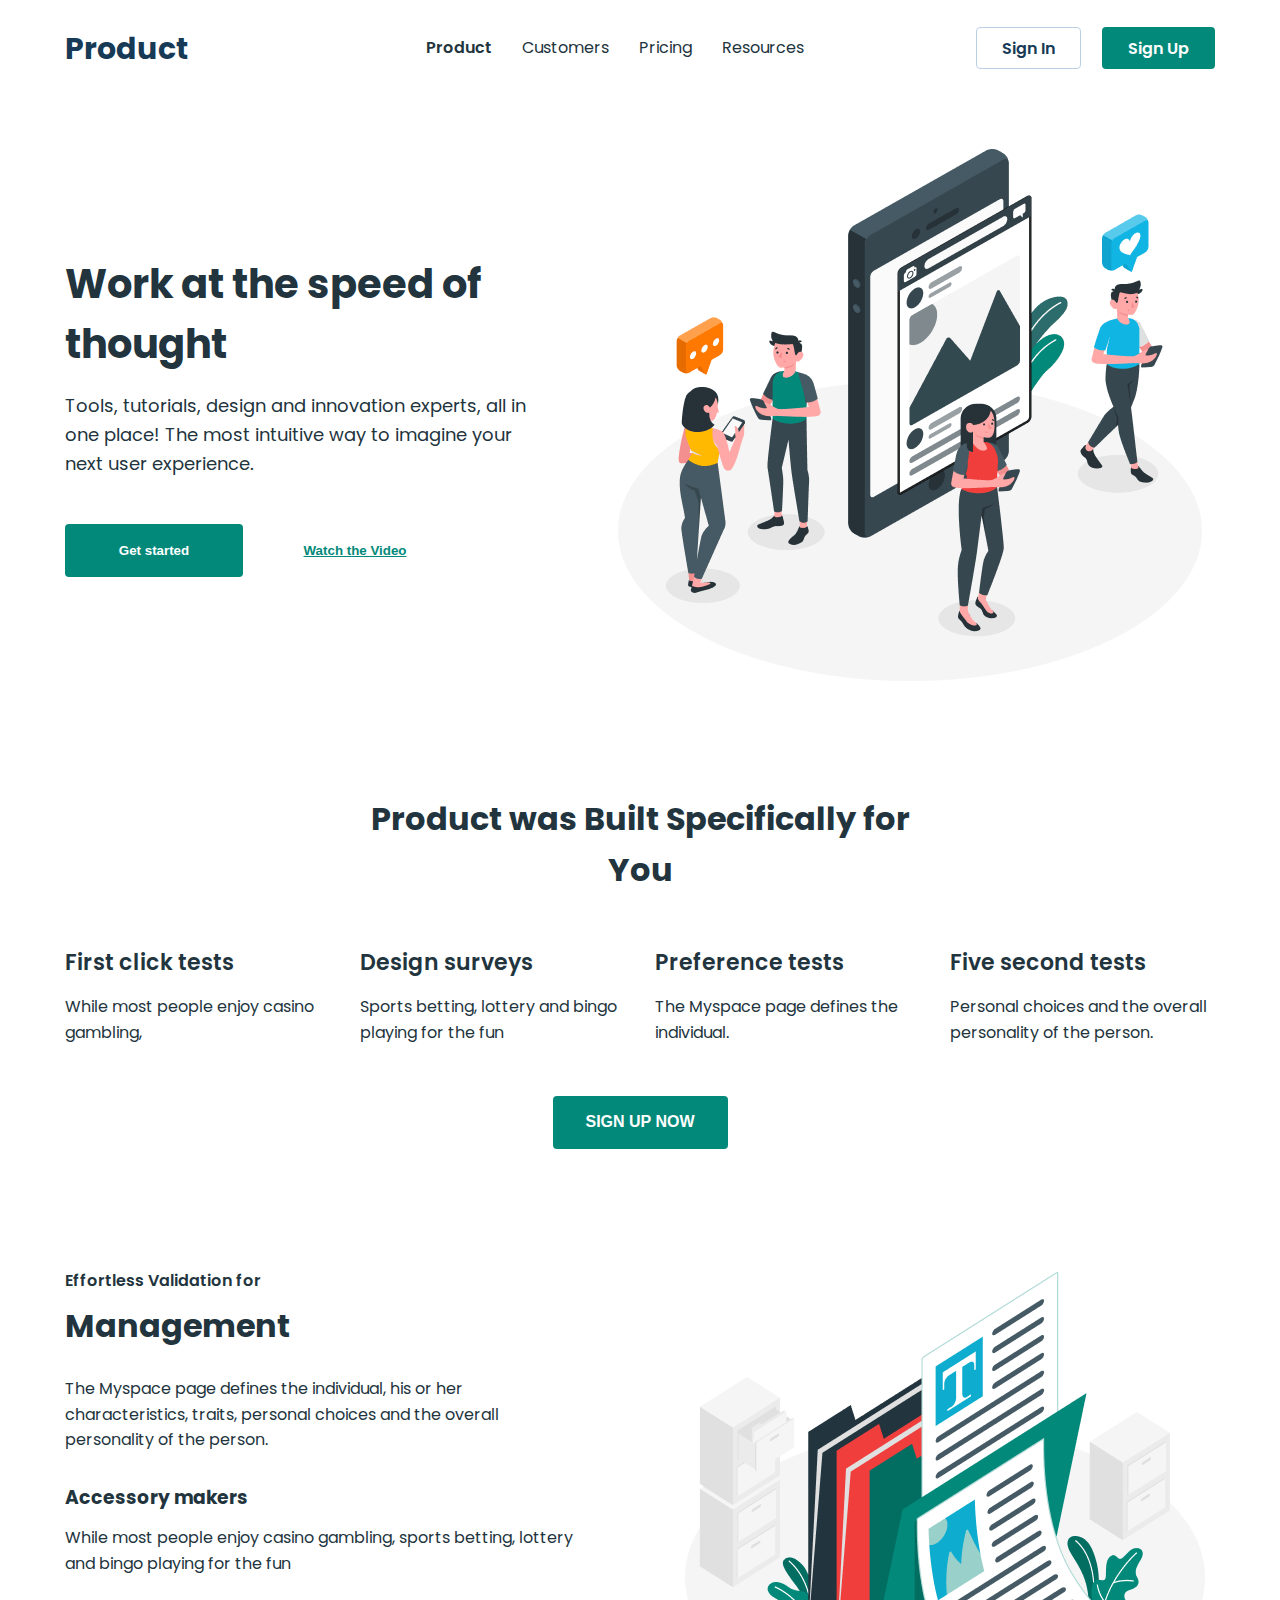
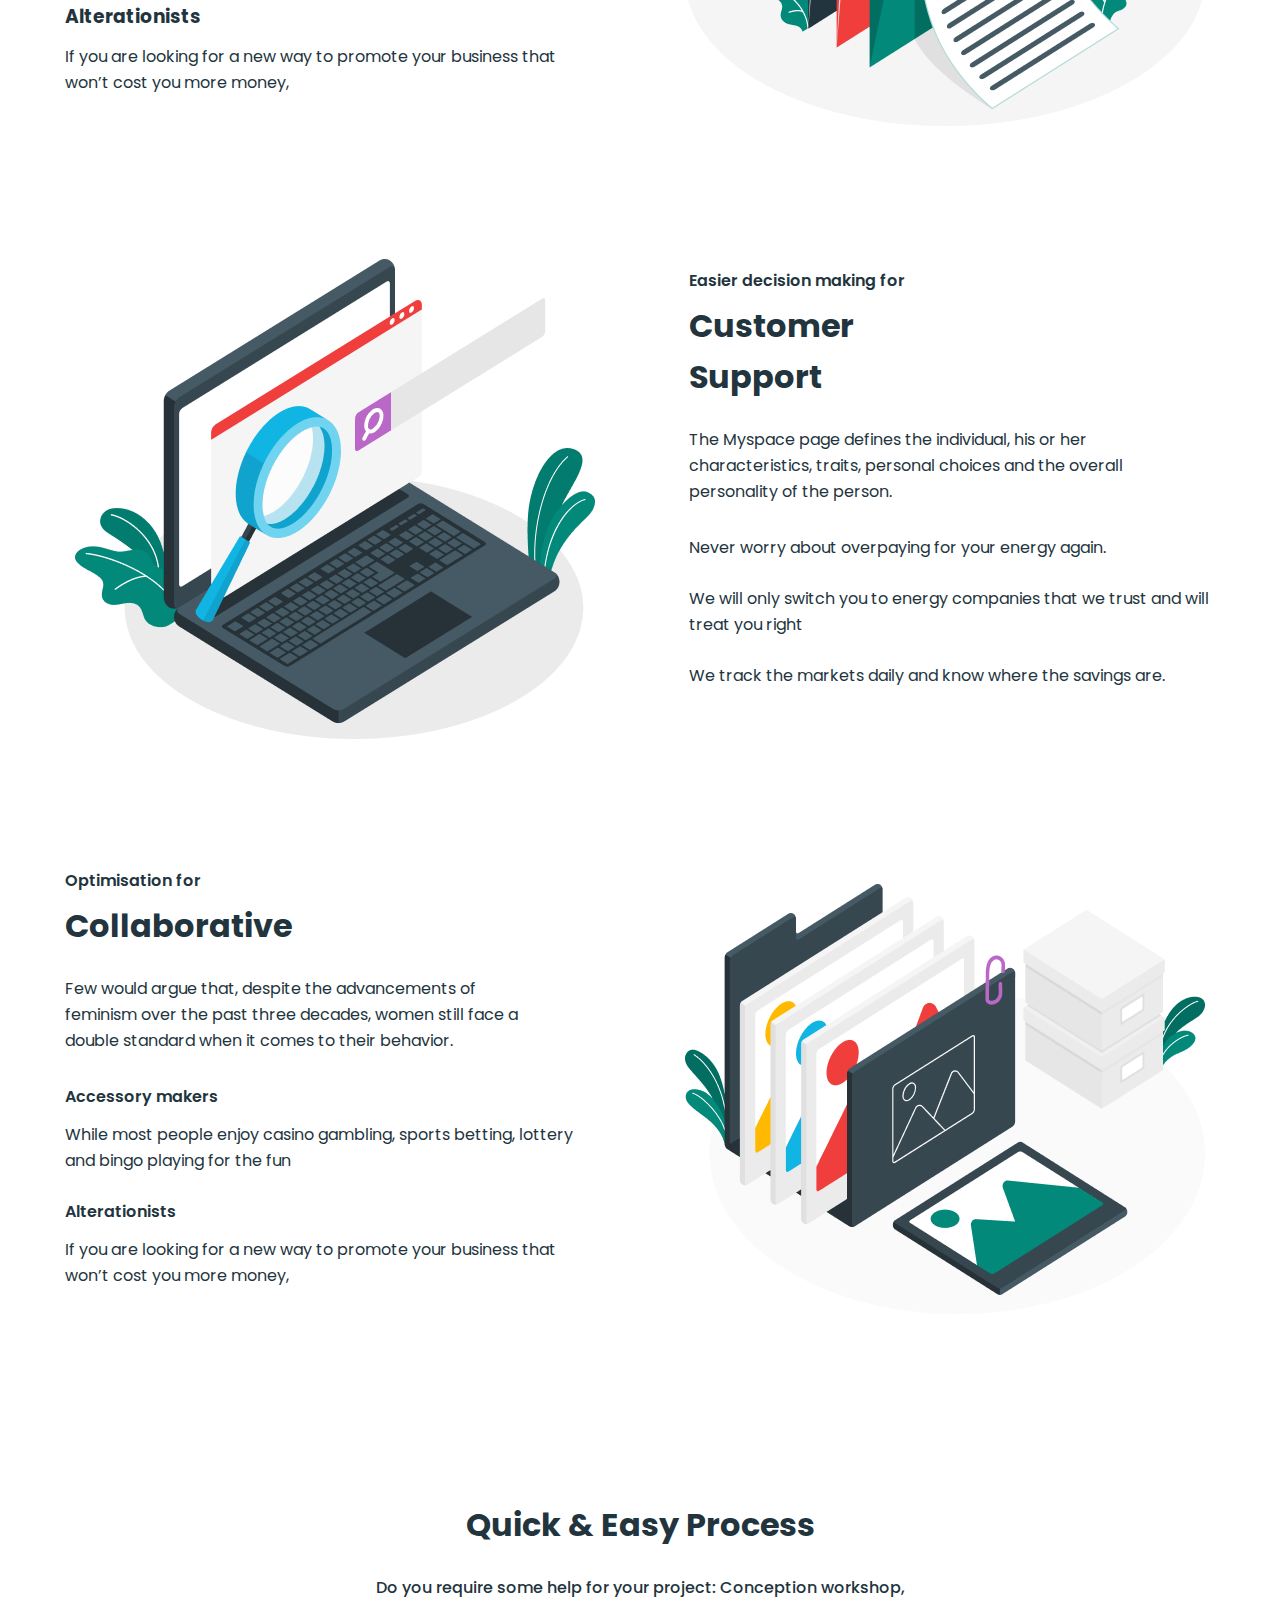
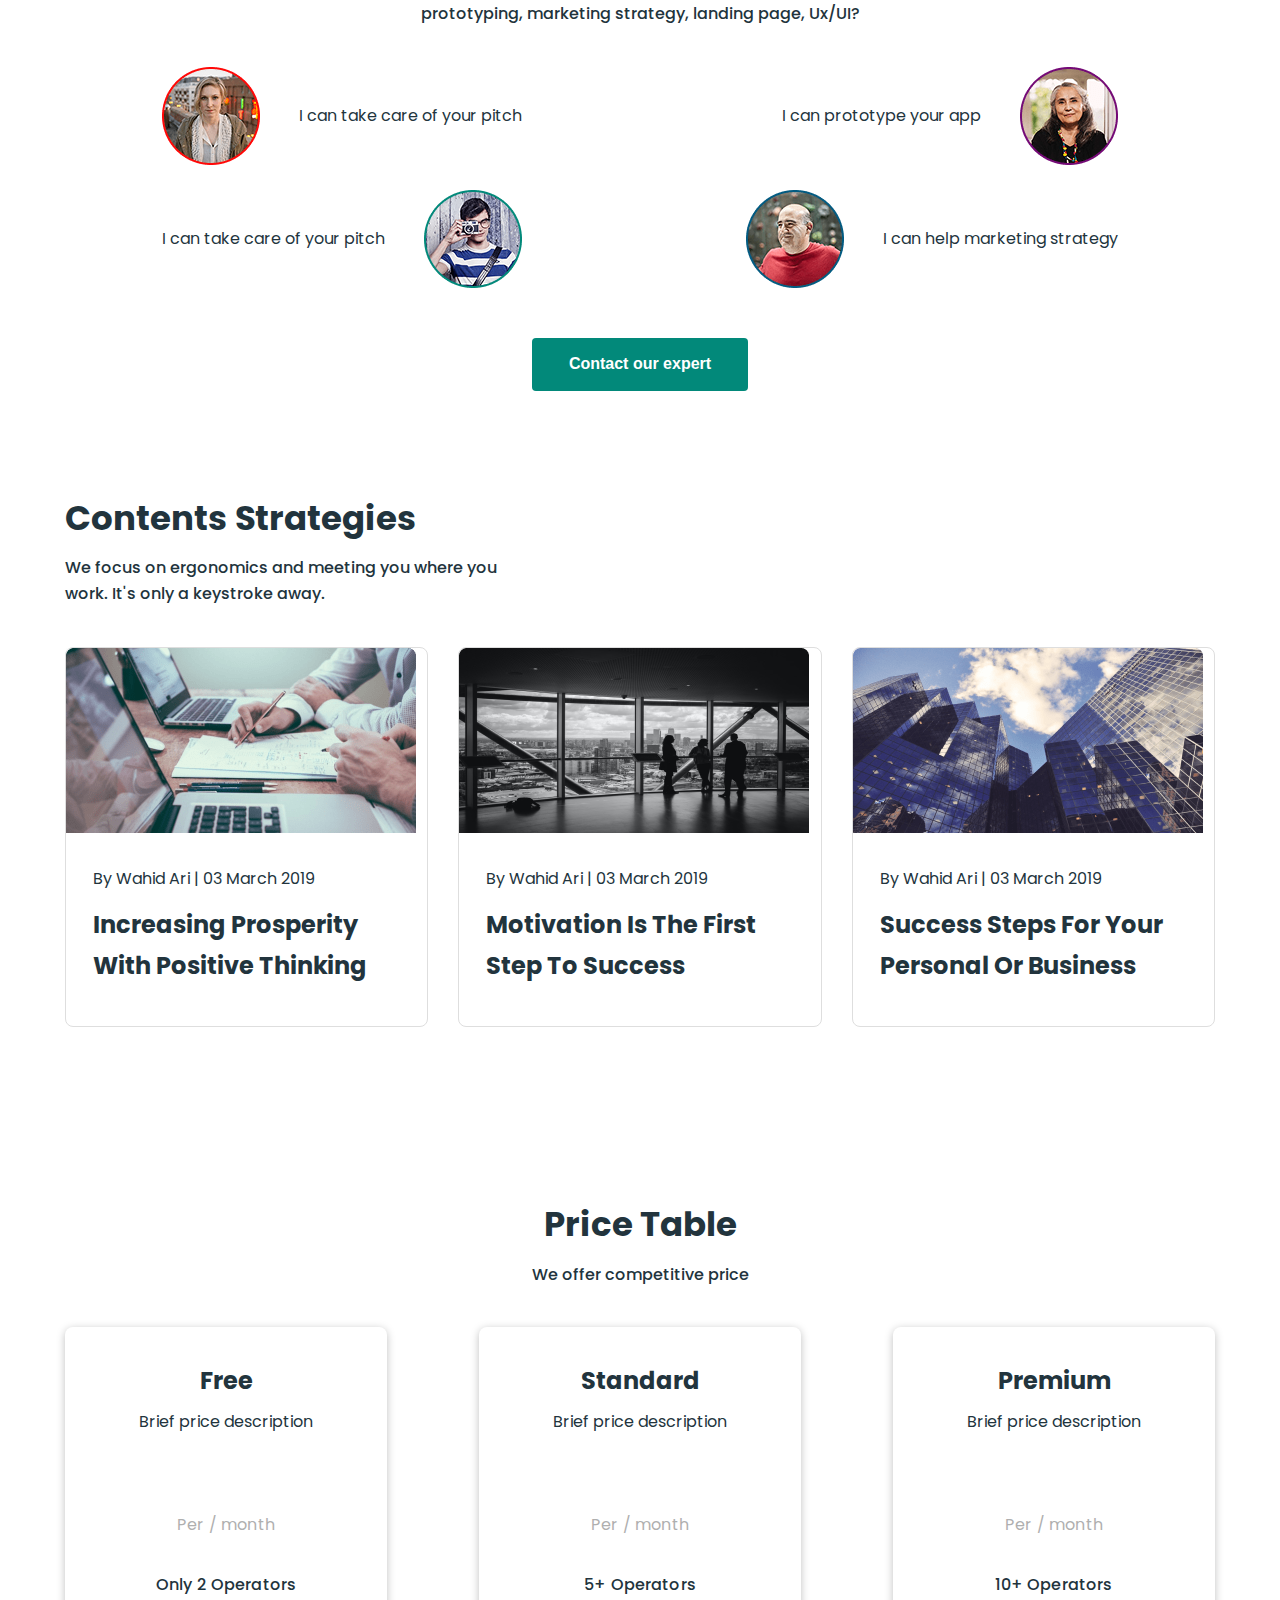
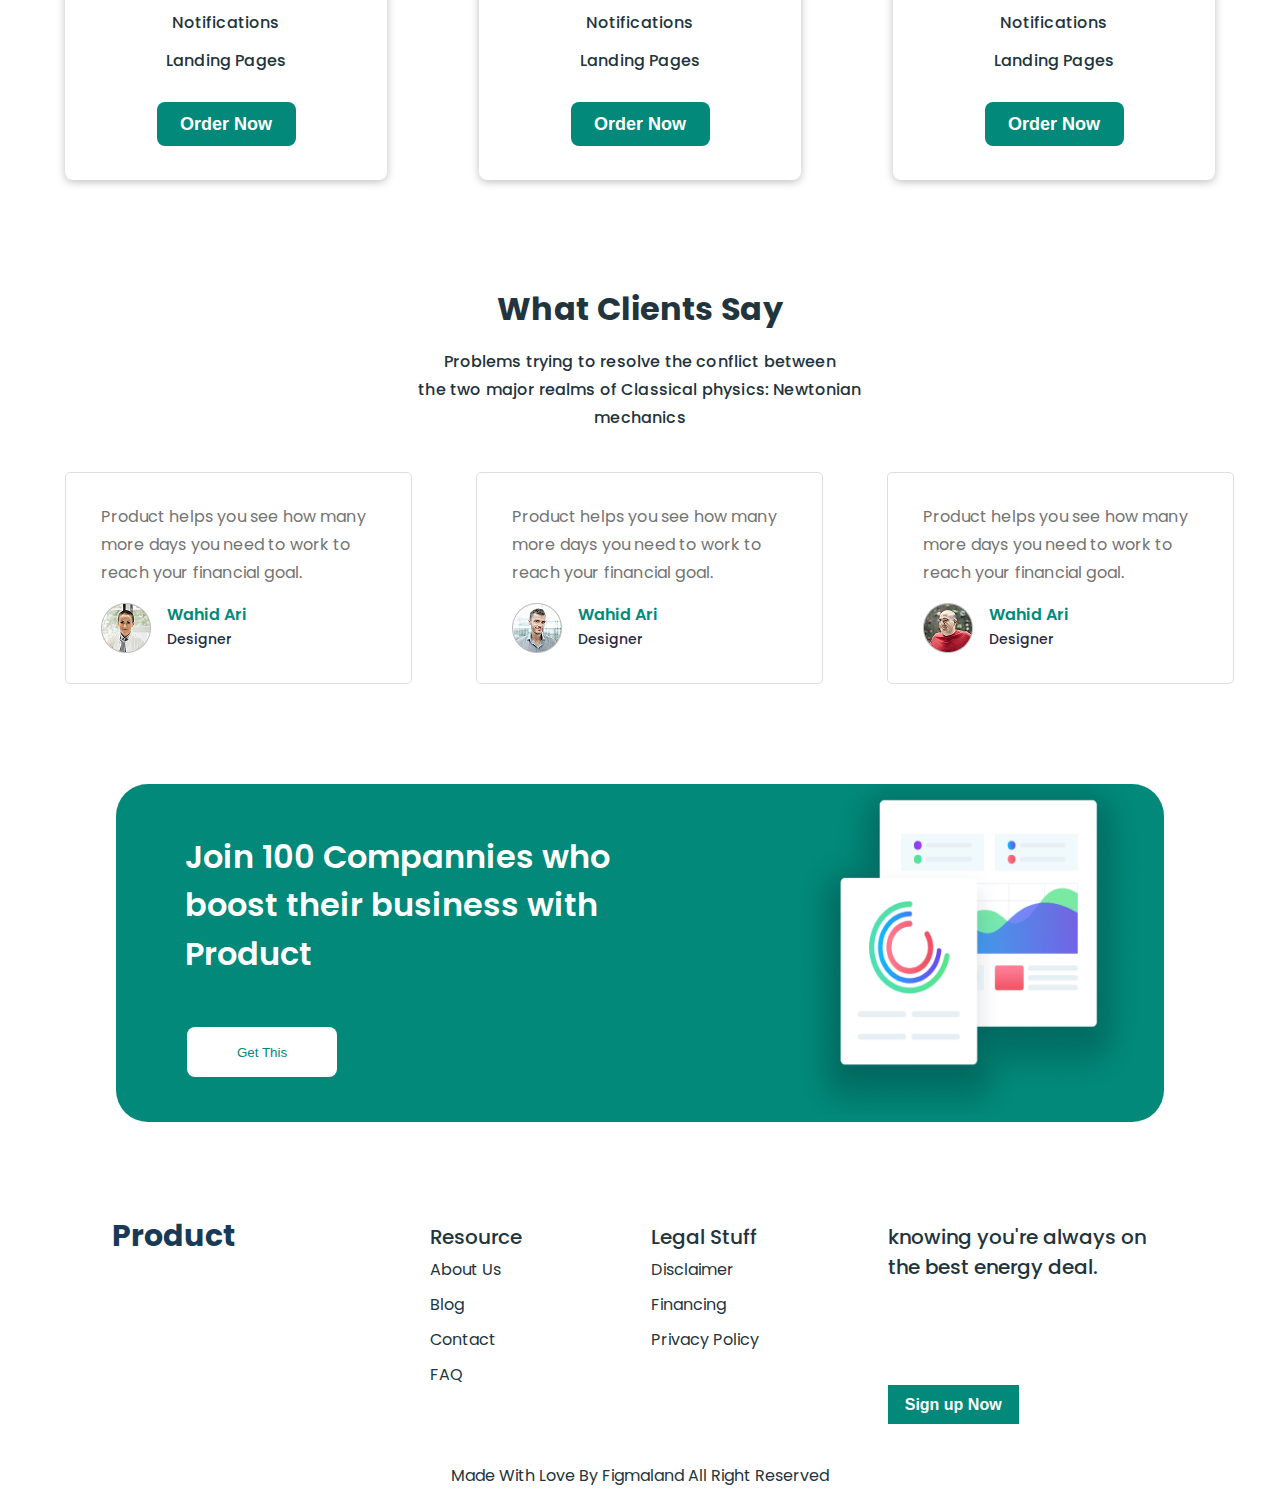
<file: index.html>
<!DOCTYPE html>
<html lang="en">
  <head>
    <meta charset="UTF-8" />
    <meta name="viewport" content="width=device-width, initial-scale=1.0" />
    <title>Businesso-promotion</title>
    <link rel="preconnect" href="https://fonts.googleapis.com" />
    <link rel="preconnect" href="https://fonts.gstatic.com" crossorigin />
    <link
      href="https://fonts.googleapis.com/css2?family=Poppins:wght@400;500;600;700;800&family=Montserrat:wght@400;500;600;700&display=swap"
      rel="stylesheet"
    />
    <link
      rel="stylesheet"
      href="https://cdnjs.cloudflare.com/ajax/libs/modern-normalize/3.0.1/modern-normalize.min.css"
      integrity="sha512-q6WgHqiHlKyOqslT/lgBgodhd03Wp4BEqKeW6nNtlOY4quzyG3VoQKFrieaCeSnuVseNKRGpGeDU3qPmabCANg=="
      crossorigin="anonymous"
      referrerpolicy="no-referrer"
    />
    <link rel="stylesheet" href="./css/style.css" />
  </head>
  <body>
    <header class="header">
      <div class="container header-container">
        <nav class="header-menu">
          <a class="header-logo" href="./index.html">Product</a>
          <ul class="header-menu-list">
            <li class="header-menu-item">
              <a class="header-menu-link current" href="./index.html"
                >Product</a
              >
            </li>
            <li class="header-menu-item">
              <a class="header-menu-link" href="./costumers.html">Customers</a>
            </li>
            <li class="header-menu-item">
              <a class="header-menu-link" href="./pricing.html">Pricing</a>
            </li>
            <li class="header-menu-item">
              <a class="header-menu-link" href="">Resources</a>
            </li>
          </ul>
        </nav>
        <ul class="header-btn-list">
          <li>
            <button class="header-btn header-sign-in" type="submit">
              Sign In
            </button>
          </li>
          <li>
            <button class="header-btn header-sign-up" type="submit">
              Sign Up
            </button>
          </li>
        </ul>
      </div>
    </header>
    <main>
      <!-- Hero section -->
      <section class="hero">
        <div class="container hero-container">
          <div class="hero-text-wrap">
            <h1 class="hero-title">Work at the speed of thought</h1>
            <p class="hero-text">
              Tools, tutorials, design and innovation experts, all in one place!
              The most intuitive way to imagine your next user experience.
            </p>
            <ul class="hero-btn-list">
              <li>
                <button class="hero-btn hero-btn-start" type="button">
                  Get started
                </button>
              </li>
              <li>
                <button class="hero-btn hero-btn-watch" type="button">
                  Watch the Video
                </button>
              </li>
            </ul>
          </div>
          <img src="./images/hero-img-min.png" alt="hero image" width="610" />
        </div>
      </section>
      <!-- Product -->
      <section class="product">
        <div class="container">
          <h2 class="product-title section-title">
            Product was Built Specifically for You
          </h2>
          <ul class="product-list">
            <li class="product-item">
              <h3 class="product-subtitle">First click tests</h3>
              <p class="product-text">
                While most people enjoy casino gambling,
              </p>
            </li>
            <li class="product-item">
              <h3 class="product-subtitle">Design surveys</h3>
              <p class="product-text">
                Sports betting, lottery and bingo playing for the fun
              </p>
            </li>
            <li class="product-item">
              <h3 class="product-subtitle">Preference tests</h3>
              <p class="product-text">
                The Myspace page defines the individual.
              </p>
            </li>
            <li class="product-item">
              <h3 class="product-subtitle">Five second tests</h3>
              <p class="product-text">
                Personal choices and the overall personality of the person.
              </p>
            </li>
          </ul>
          <button class="product-btn" type="button">SIGN UP NOW</button>
        </div>
      </section>
      <!-- Managment -->
      <section class="managment">
        <div class="container managment-container">
          <div class="manegment-text-wrap">
            <h2 class="managmant-title section-title">
              <span class="validation">Effortless Validation for</span>
              Management
            </h2>
            <p class="managment-myspace">
              The Myspace page defines the individual, his or her
              characteristics, traits, personal choices and the overall
              personality of the person.
            </p>
            <ul class="managment-list">
              <li class="managment-item">
                <h3 class="managment-subtitle">Accessory makers</h3>
                <p class="managment-text">
                  While most people enjoy casino gambling, sports betting,
                  lottery and bingo playing for the fun
                </p>
              </li>
              <li class="managment-item">
                <h3 class="managment-subtitle">Alterationists</h3>
                <p class="managment-text">
                  If you are looking for a new way to promote your business that
                  won’t cost you more money,
                </p>
              </li>
            </ul>
          </div>
          <img
            src="./images/management-img-min.png"
            alt="document"
            width="540"
            height="500"
          />
        </div>
      </section>
      <!-- Support -->
      <section class="support">
        <div class="container support-container">
          <img src="./images/support-img-min.png" alt="support" width="540" />
          <div class="support-text-wrap">
            <h2 class="support-title section-title">
              <span class="support-accent">Easier decision making for</span>
              Customer Support
            </h2>
            <p class="support-myspace">
              The Myspace page defines the individual, his or her
              characteristics, traits, personal choices and the overall
              personality of the person.
            </p>
            <ul class="support-list">
              <li class="support-item">
                <p class="support-text">
                  Never worry about overpaying for your energy again.
                </p>
              </li>
              <li class="support-item">
                <p class="support-text">
                  We will only switch you to energy companies that we trust and
                  will treat you right
                </p>
              </li>
              <li class="support-item">
                <p class="support-text">
                  We track the markets daily and know where the savings are.
                </p>
              </li>
            </ul>
          </div>
        </div>
      </section>
      <!-- Collaborative -->
      <section class="collaboration">
        <div class="container collaboration-container">
          <div class="collaboration-text-wrap">
            <h2 class="cllaboration-title section-title">
              <span class="collobotaion-accent">Optimisation for</span>
              Collaborative
            </h2>
            <p class="collaboration-behavior">
              Few would argue that, despite the advancements of feminism over
              the past three decades, women still face a double standard when it
              comes to their behavior.
            </p>
            <ul class="collaboration-list">
              <li class="collaboration-item">
                <h3 class="collaboration-subtitle">Accessory makers</h3>
                <p class="collaboration-text">
                  While most people enjoy casino gambling, sports betting,
                  lottery and bingo playing for the fun
                </p>
              </li>
              <li class="collaboration-item">
                <h3 class="collaboration-subtitle">Alterationists</h3>
                <p class="collaboration-text">
                  If you are looking for a new way to promote your business that
                  won’t cost you more money,
                </p>
              </li>
            </ul>
          </div>
          <img
            src="./images/collaboration-img-min.png"
            alt="collaboration"
            width="540"
            height="500"
          />
        </div>
      </section>
      <!-- Quick & Easy -->
      <section class="quick-easy">
        <div class="container quick-easy-container">
          <h2 class="quick-easy-title">Quick & Easy Process</h2>
          <p class="quck-easy-text">
            Do you require some help for your project: Conception workshop,
            prototyping, marketing strategy, landing page, Ux/UI?
          </p>
          <ul class="expert-list">
            <li class="expert-item">
              <img
                src="./images/avatar-min.png"
                alt="women"
                width="98"
                height="98"
              />
              <p class="expert-text">I can take care of your pitch</p>
            </li>
            <li class="expert-item reverse">
              <img
                src="./images/avatar-1-min.png"
                alt="women"
                width="98"
                height="98"
              />
              <p class="expert-text">I can prototype your app</p>
            </li>
            <li class="expert-item reverse">
              <img
                src="./images/avatar-2-min.png"
                alt="man"
                width="98"
                height="98"
              />
              <p class="expert-text">I can take care of your pitch</p>
            </li>
            <li class="expert-item">
              <img
                src="./images/avatar-3-min.png"
                alt="man"
                width="98"
                height="98"
              />
              <p class="expert-text">I can help marketing strategy</p>
            </li>
          </ul>
          <button class="expert-btn" type="button">Contact our expert</button>
        </div>
      </section>
      <!-- Contents Strategies -->
      <section class="strategies">
        <div class="container">
          <h2 class="strategies-title">Contents Strategies</h2>
          <p class="strategies-text">
            We focus on ergonomics and meeting you where you work. It's only a
            keystroke away.
          </p>
          <ul class="strategies-list">
            <li class="stategies-item">
              <a href="#" class="stategies-link">
                <img
                  src="./images/image-2-min.png"
                  alt="hands papers and notebook"
                  width="350"
                  height="185"
                />
                <div class="strategies-text-wrap">
                  <p class="strategies-link-text">
                    By Wahid Ari | 03 March 2019
                  </p>
                  <h3 class="stategies-link-title">
                    Increasing Prosperity With Positive Thinking
                  </h3>
                </div>
              </a>
            </li>
            <li class="stategies-item">
              <a href="#" class="stategies-link">
                <img
                  src="./images/image-1-min.png"
                  alt="people working"
                  width="350"
                  height="185"
                />
                <div class="strategies-text-wrap">
                  <p class="strategies-link-text">
                    By Wahid Ari | 03 March 2019
                  </p>
                  <h3 class="stategies-link-title">
                    Motivation Is The First Step To Success
                  </h3>
                </div>
              </a>
            </li>
            <li class="stategies-item">
              <a href="#" class="stategies-link">
                <img
                  src="./images/image-min.png"
                  alt="Glass towers"
                  width="350"
                  height="185"
                />
                <div class="strategies-text-wrap">
                  <p class="strategies-link-text">
                    By Wahid Ari | 03 March 2019
                  </p>
                  <h3 class="stategies-link-title">
                    Success Steps For Your Personal Or Business
                  </h3>
                </div>
              </a>
            </li>
          </ul>
        </div>
      </section>
      <!-- Price Table -->
      <section class="price-table">
        <div class="container">
          <h2 class="price-title">Price Table</h2>
          <p class="price-text">We offer competitive price</p>
          <ul class="price-card-list">
            <li class="price-card-item">
              <h3 class="price-card-title">Free</h3>
              <p class="price-card-text">Brief price description</p>
              <p class="price">Per / month</p>
              <ul class="includes-list">
                <li class="inkludes-item">
                  <p class="includes-text">Only 2 Operators</p>
                </li>
                <li class="inkludes-item">
                  <p class="includes-text">Notifications</p>
                </li>
                <li class="inkludes-item">
                  <p class="includes-text">Landing Pages</p>
                </li>
              </ul>
              <button class="price-btn" type="button">Order Now</button>
            </li>
            <li class="price-card-item">
              <h3 class="price-card-title">Standard</h3>
              <p class="price-card-text">Brief price description</p>
              <p class="price">Per / month</p>
              <ul class="includes-list">
                <li class="inkludes-item">
                  <p class="includes-text">5+ Operators</p>
                </li>
                <li class="inkludes-item">
                  <p class="includes-text">Notifications</p>
                </li>
                <li class="inkludes-item">
                  <p class="includes-text">Landing Pages</p>
                </li>
              </ul>
              <button class="price-btn" type="button">Order Now</button>
            </li>
            <li class="price-card-item">
              <h3 class="price-card-title">Premium</h3>
              <p class="price-card-text">Brief price description</p>
              <p class="price">Per / month</p>
              <ul class="includes-list">
                <li class="inkludes-item">
                  <p class="includes-text">10+ Operators</p>
                </li>
                <li class="inkludes-item">
                  <p class="includes-text">Notifications</p>
                </li>
                <li class="inkludes-item">
                  <p class="includes-text">Landing Pages</p>
                </li>
              </ul>
              <button class="price-btn" type="button">Order Now</button>
            </li>
          </ul>
        </div>
      </section>
      <!-- Reviews -->
      <section class="reviews">
        <div class="container">
          <h2 class="reviews-title">What Clients Say</h2>
          <p class="reviews-text">
            Problems trying to resolve the conflict between<br />
            the two major realms of Classical physics: Newtonian mechanics
          </p>
          <ul class="reviews-list">
            <li class="reviews-item">
              <p class="designer-text">
                Product helps you see how many more days you need to work to
                reach your financial goal.
              </p>
              <img
                src="./images/Ellipse 2-min.png"
                alt=""
                width="50"
                height="50"
              />
              <div class="desgner-container">
                <p class="designer">
                  <span class="accent">Wahid Ari </span>Designer
                </p>
              </div>
            </li>
            <li class="reviews-item">
              <p class="designer-text">
                Product helps you see how many more days you need to work to
                reach your financial goal.
              </p>
              <img
                src="./images/Ellipse 2-1-min.png"
                alt=""
                width="50"
                height="50"
              />
              <div class="desgner-container">
                <p class="designer">
                  <span class="accent">Wahid Ari </span>Designer
                </p>
              </div>
            </li>
            <li class="reviews-item">
              <p class="designer-text">
                Product helps you see how many more days you need to work to
                reach your financial goal.
              </p>
              <img
                src="./images/Ellipse 2-2-min.png"
                alt=""
                width="50"
                height="50"
              />
              <div class="desgner-container">
                <p class="designer">
                  <span class="accent">Wahid Ari </span>Designer
                </p>
              </div>
            </li>
          </ul>
        </div>
      </section>
      <!-- Get This -->
      <section class="get">
        <div class="container get-container">
          <div class="get-wrrap-container">
            <h2 class="get-title">
              Join 100 Compannies who boost their business with Product
            </h2>
            <button class="get-btn" type="button">Get This</button>
          </div>
          <div class="get-image-container">
            <img
              src="./images/graphics-min.png"
              alt=""
              width="351"
              height="331"
            />
          </div>
        </div>
      </section>
    </main>
    <footer class="page-footer">
      <div class="container">
        <div class="footer-text-wrapp">
          <a href="./index.html" class="footer-logo">Product</a>
          <ul class="footer-list">
            <li class="footer-item">
              <ul class="footer-nav-list">
                <li class="footer-nav-item">
                  <a href="" class="footer-nav-link-strong">Resource</a>
                </li>
                <li class="footer-nav-item">
                  <a href="" class="footer-nav-link">About Us</a>
                </li>
                <li class="footer-nav-item">
                  <a href="" class="footer-nav-link">Blog</a>
                </li>
                <li class="footer-nav-item">
                  <a href="" class="footer-nav-link">Contact</a>
                </li>
                <li class="footer-nav-item">
                  <a href="" class="footer-nav-link">FAQ</a>
                </li>
              </ul>
            </li>
            <li class="footer-item">
              <ul class="footer-nav-list">
                <li class="footer-nav-item">
                  <a href="" class="footer-nav-link-strong">Legal Stuff</a>
                </li>
                <li class="footer-nav-item">
                  <a href="" class="footer-nav-link">Disclaimer</a>
                </li>
                <li class="footer-nav-item">
                  <a href="" class="footer-nav-link">Financing</a>
                </li>
                <li class="footer-nav-item">
                  <a href="" class="footer-nav-link">Privacy Policy</a>
                </li>
              </ul>
            </li>
            <li class="footer-item">
              <p class="footer-nav-text">
                knowing you're always on the best energy deal.
              </p>
              <button class="footer-nav-buton" type="submit">
                Sign up Now
              </button>
            </li>
          </ul>
        </div>
        <p class="privace-polis">
          Made With Love By Figmaland All Right Reserved
        </p>
      </div>
    </footer>
  </body>
</html>
</file>
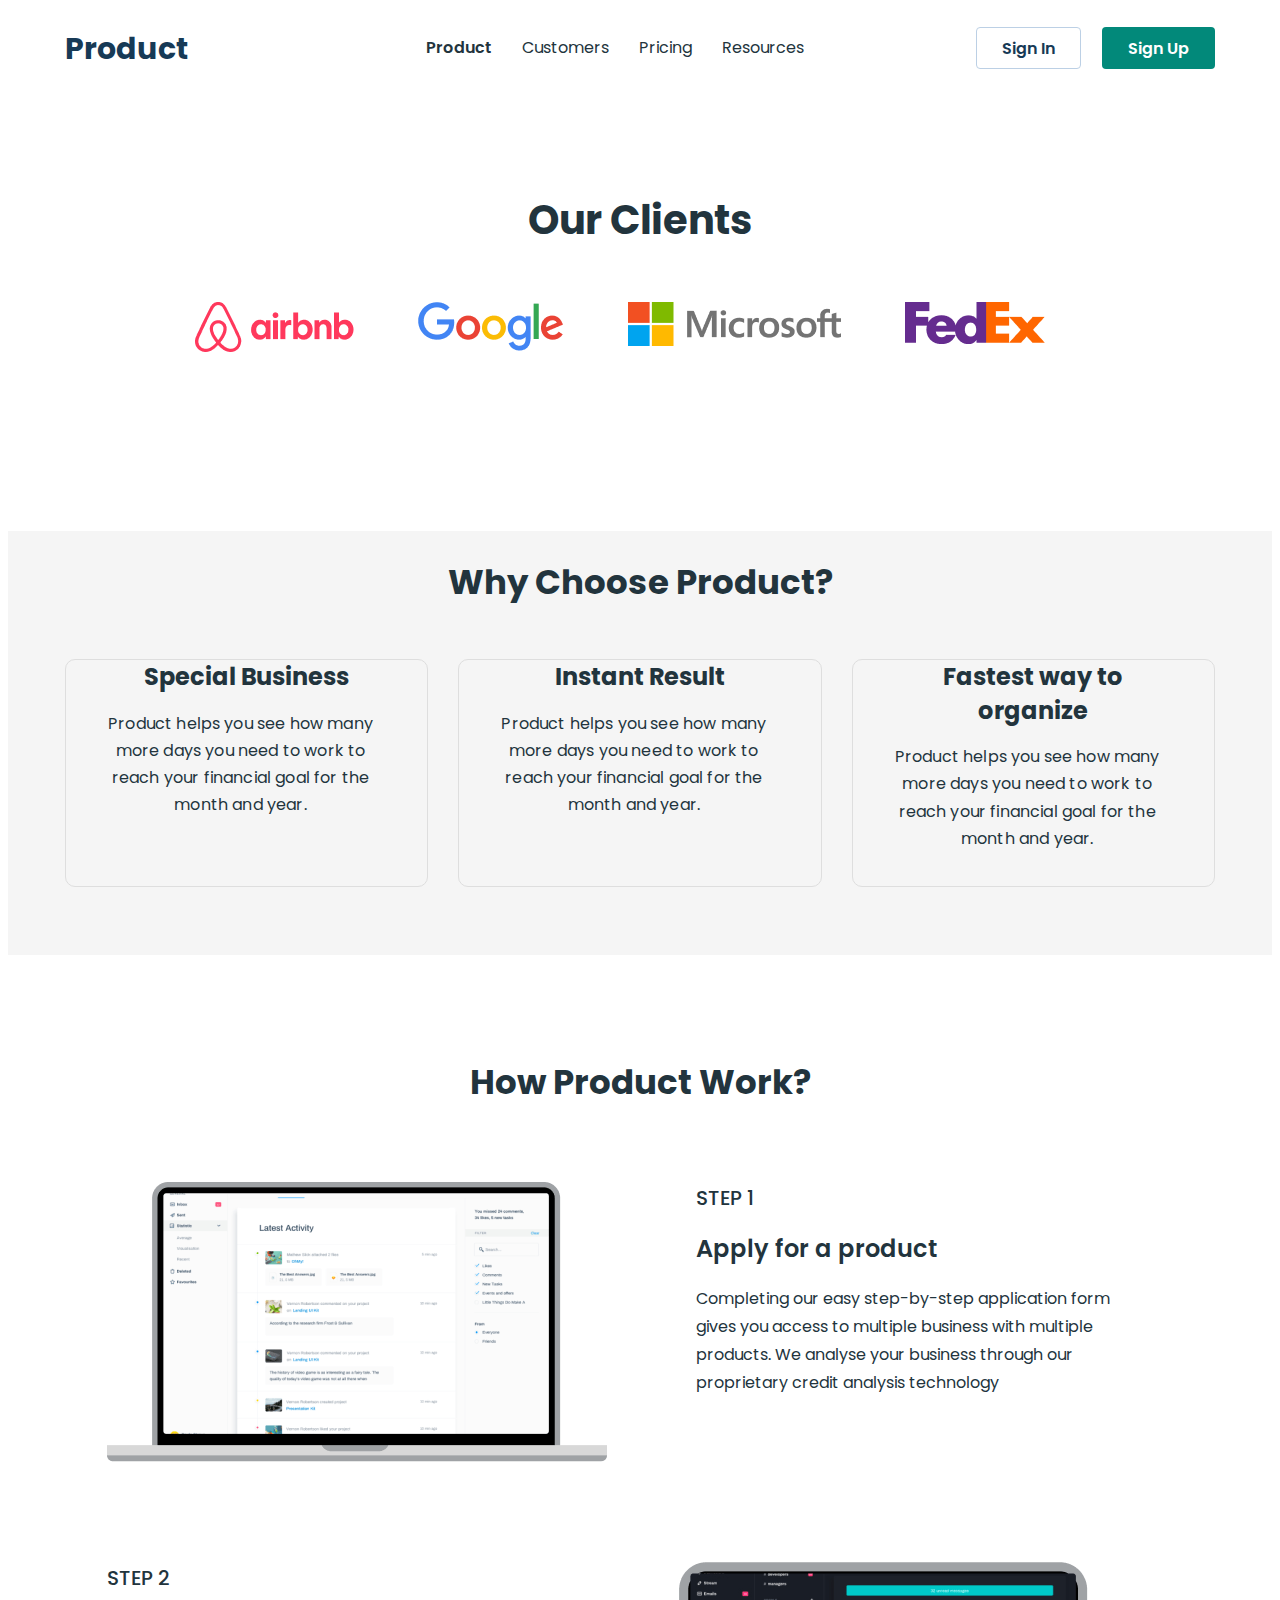
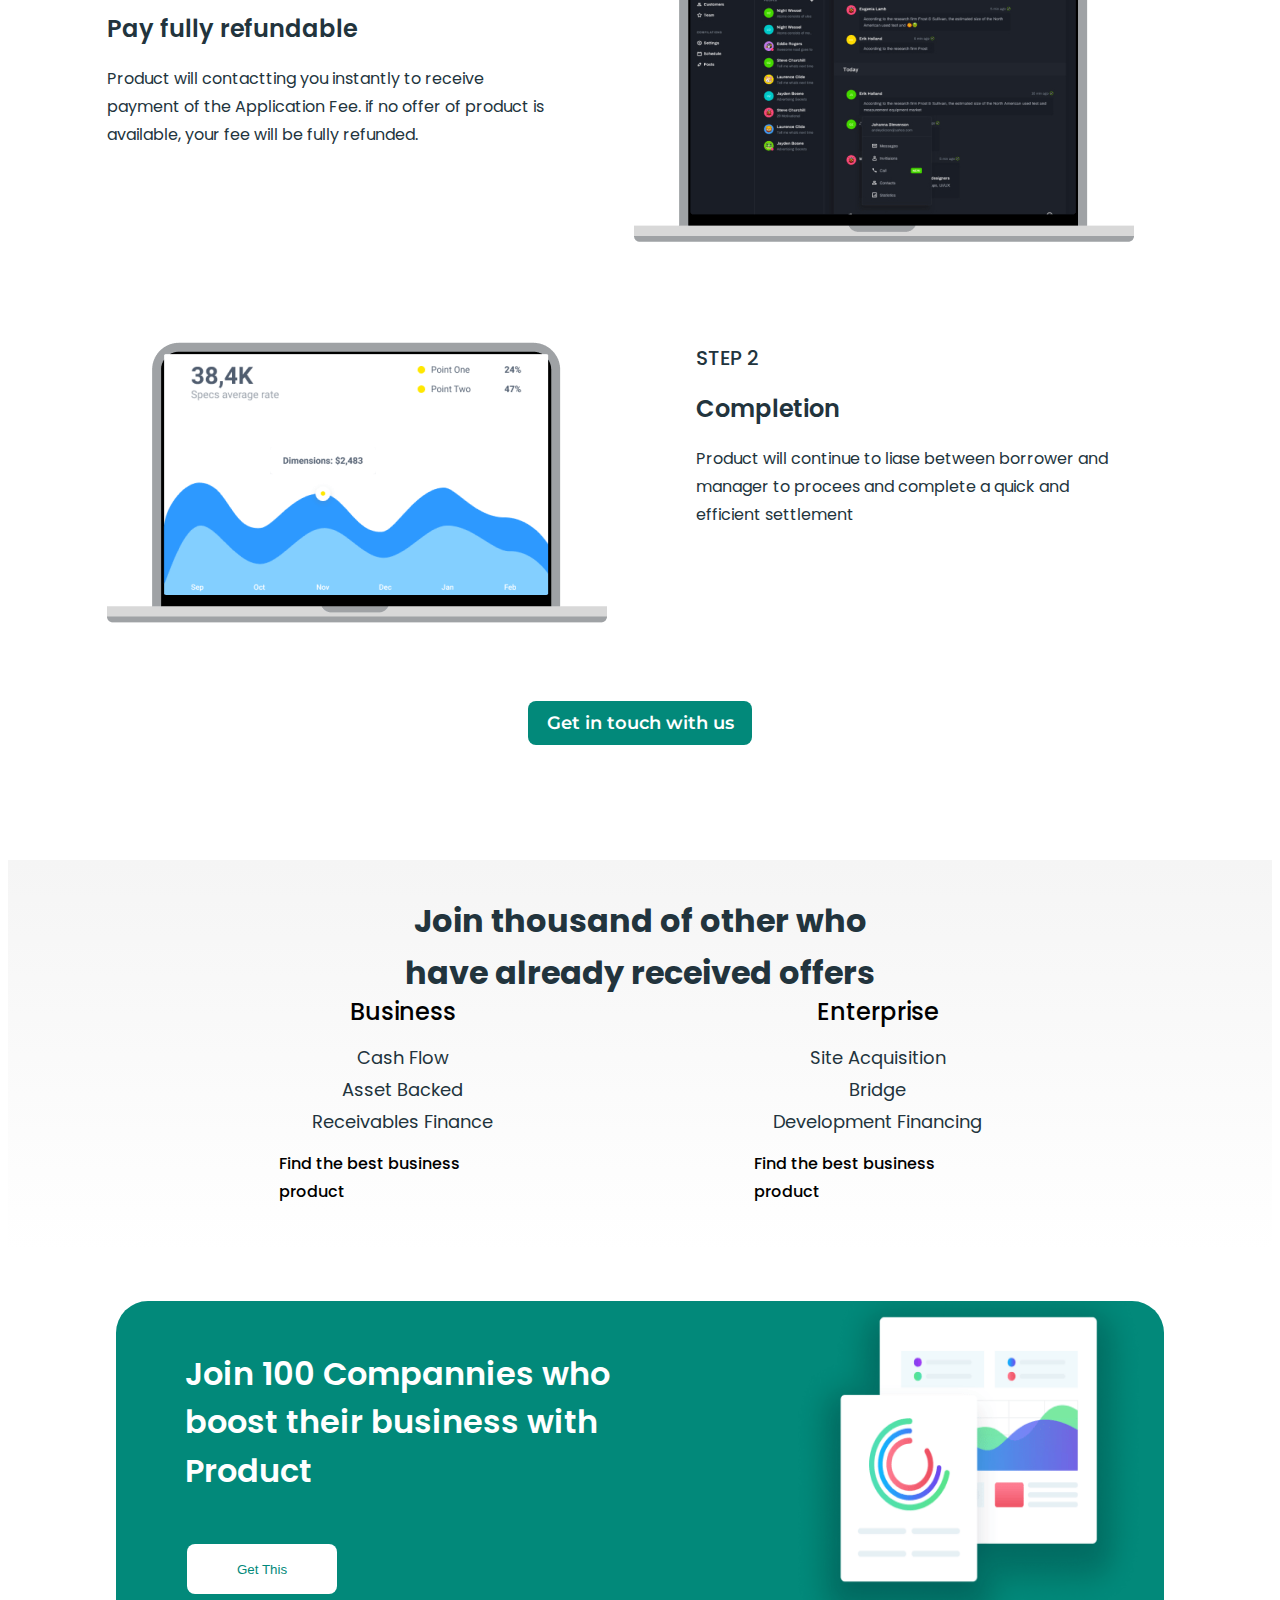
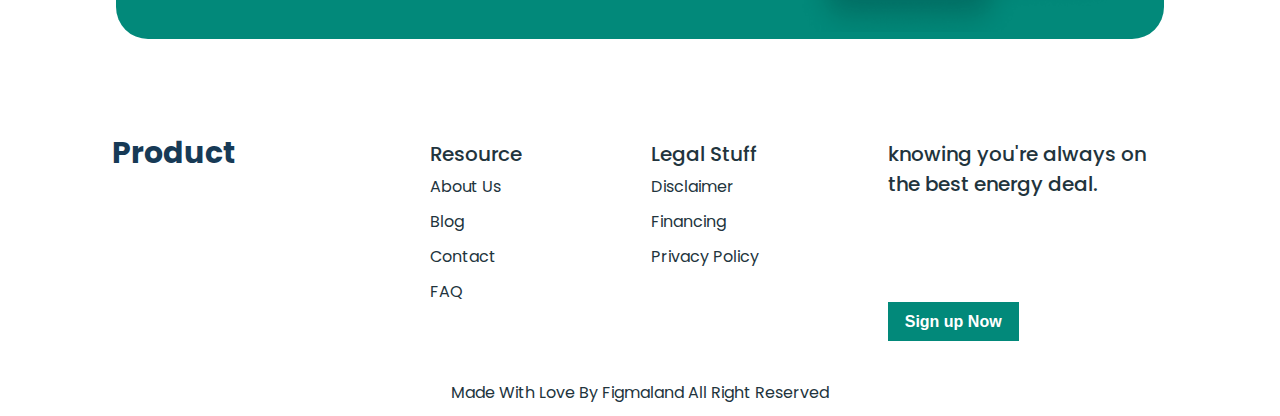
<file: costumers.html>
<!DOCTYPE html>
<html lang="en">
  <head>
    <meta charset="UTF-8" />
    <meta name="viewport" content="width=device-width, initial-scale=1.0" />
    <title>Businesso-promotion</title>
    <link rel="preconnect" href="https://fonts.googleapis.com" />
    <link rel="preconnect" href="https://fonts.gstatic.com" crossorigin />
    <link
      href="https://fonts.googleapis.com/css2?family=Montserrat:wght@400;500;600;700&family=Poppins:wght@400;500;600;700;800&display=swap"
      rel="stylesheet"
    />
    <link
      rel="stylesheet"
      href="https://cdnjs.cloudflare.com/ajax/libs/modern-normalize/3.0.1/modern-normalize.min.css"
      integrity="sha512-q6WgHqiHlKyOqslT/lgBgodhd03Wp4BEqKeW6nNtlOY4quzyG3VoQKFrieaCeSnuVseNKRGpGeDU3qPmabCANg=="
      crossorigin="anonymous"
      referrerpolicy="no-referrer"
    />
    <link rel="stylesheet" href="./css/style.css" />
  </head>
  <body>
    <header class="header">
      <div class="container header-container">
        <nav class="header-menu">
          <a class="header-logo" href="./index.html">Product</a>
          <ul class="header-menu-list">
            <li class="header-menu-item">
              <a class="header-menu-link current" href="">Product</a>
            </li>
            <li class="header-menu-item">
              <a class="header-menu-link" href="./costumers.html">Customers</a>
            </li>
            <li class="header-menu-item">
              <a class="header-menu-link" href="./pricing.html">Pricing</a>
            </li>
            <li class="header-menu-item">
              <a class="header-menu-link" href="">Resources</a>
            </li>
          </ul>
        </nav>
        <ul class="header-btn-list">
          <li>
            <button class="header-btn header-sign-in" type="submit">
              Sign In
            </button>
          </li>
          <li>
            <button class="header-btn header-sign-up" type="submit">
              Sign Up
            </button>
          </li>
        </ul>
      </div>
    </header>
    <main>
      <!-- Our Clients -->
      <section class="clients">
        <div class="container clients-container">
          <h1 class="clients-title">Our Clients</h1>
          <ul class="clients-list">
            <li class="clients-item">
              <a class="clients-link" href=""
                ><img src="./images/Airbnb Logo-min.png" alt="Airhub logo"
              /></a>
            </li>
            <li class="clients-item">
              <a class="clients-link" href=""
                ><img src="./images/Google Logo-min.png" alt="Google Logo"
              /></a>
            </li>
            <li class="clients-item">
              <a class="clients-link" href=""
                ><img
                  src="./images/Microsoft Logo-min.png"
                  alt="Microsoft Logo"
              /></a>
            </li>
            <li class="clients-item">
              <a class="clients-link" href=""
                ><img src="./images/FedEx Logo-min.png" alt="FedEx Logo"
              /></a>
            </li>
          </ul>
        </div>
      </section>
      <!-- Choose Product -->
      <section class="choose">
        <div class="container">
          <h2 class="choose-title">Why Choose Product?</h2>
          <ul class="choose-list">
            <li class="choose-item">
              <h3 class="choose-subtitle">Special Business</h3>
              <p class="choose-text">
                Product helps you see how many more days you need to work to
                reach your financial goal for the month and year.
              </p>
            </li>
            <li class="choose-item">
              <h3 class="choose-subtitle">Instant Result</h3>
              <p class="choose-text">
                Product helps you see how many more days you need to work to
                reach your financial goal for the month and year.
              </p>
            </li>
            <li class="choose-item">
              <h3 class="choose-subtitle">
                <span class="size">Fastest way to organize</span>
              </h3>
              <p class="choose-text">
                Product helps you see how many more days you need to work to
                reach your financial goal for the month and year.
              </p>
            </li>
          </ul>
        </div>
      </section>
      <!-- How product work? -->
      <section class="work">
        <div class="container work-container">
          <h2 class="work-title">How Product Work?</h2>
          <ul class="work-list">
            <li class="work-item">
              <img src="./images/mac1-min.png" alt="MacBook" />
              <div class="work-text-wrapp">
                <p class="steps">STEP 1</p>
                <h3 class="work-subtitle">Apply for a product</h3>
                <p class="work-text">
                  Completing our easy step-by-step application form gives you
                  access to multiple business with multiple products. We analyse
                  your business through our proprietary credit analysis
                  technology
                </p>
              </div>
            </li>
            <li class="work-item">
              <div class="work-text-wrapp">
                <p class="steps">STEP 2</p>
                <h3 class="work-subtitle">Pay fully refundable</h3>
                <p class="work-text">
                  Product will contactting you instantly to receive payment of
                  the Application Fee. if no offer of product is available, your
                  fee will be fully refunded.
                </p>
              </div>
              <img src="./images/mac2-min.png" alt="MacBoock" />
            </li>
            <li class="work-item">
              <img src="./images/mac3-min.png" alt="MackBoock" />
              <div class="work-text-wrapp">
                <p class="steps">STEP 2</p>
                <h3 class="work-subtitle">Completion</h3>
                <p class="work-text">
                  Product will continue to liase between borrower and manager to
                  procees and complete a quick and efficient settlement
                </p>
              </div>
            </li>
          </ul>
          <button class="work-btn" type="button">Get in touch with us</button>
        </div>
      </section>
      <!-- Join -->
      <section class="join">
        <div class="container join-container">
          <h2 class="join-title">
            Join thousand of other who have already received offers
          </h2>
          <ul class="group-list">
            <li class="group-item">
              <ul class="join-list">
                <li class="join-item">
                  <h3 class="join-subtitle">Business</h3>
                </li>
                <li class="join-item">
                  <p class="join-text">Cash Flow</p>
                </li>
                <li class="join-item">
                  <p class="join-text">Asset Backed</p>
                </li>
                <li class="join-item">
                  <p class="join-text">Receivables Finance</p>
                </li>
                <li class="join-item">
                  <p class="join-strong-text">Find the best business product</p>
                </li>
              </ul>
            </li>
            <li class="group-item">
              <ul class="join-list">
                <li class="join-item">
                  <h3 class="join-subtitle">Enterprise</h3>
                </li>
                <li class="join-item">
                  <p class="join-text">Site Acquisition</p>
                </li>
                <li class="join-item">
                  <p class="join-text">Bridge</p>
                </li>
                <li class="join-item">
                  <p class="join-text">Development Financing</p>
                </li>
                <li class="join-item">
                  <p class="join-strong-text">Find the best business product</p>
                </li>
              </ul>
            </li>
          </ul>
        </div>
      </section>
      <!-- Lst Section -->
      <section class="get">
        <div class="container get-container">
          <div class="get-wrrap-container">
            <h2 class="get-title">
              Join 100 Compannies who boost their business with Product
            </h2>
            <button class="get-btn" type="button">Get This</button>
          </div>
          <div class="get-image-container">
            <img
              src="./images/graphics-min.png"
              alt=""
              width="351"
              height="331"
            />
          </div>
        </div>
      </section>
    </main>
    <footer class="page-footer">
      <div class="container">
        <div class="footer-text-wrapp">
          <a href="./index.html" class="footer-logo">Product</a>
          <ul class="footer-list">
            <li class="footer-item">
              <ul class="footer-nav-list">
                <li class="footer-nav-item">
                  <a href="" class="footer-nav-link-strong">Resource</a>
                </li>
                <li class="footer-nav-item">
                  <a href="" class="footer-nav-link">About Us</a>
                </li>
                <li class="footer-nav-item">
                  <a href="" class="footer-nav-link">Blog</a>
                </li>
                <li class="footer-nav-item">
                  <a href="" class="footer-nav-link">Contact</a>
                </li>
                <li class="footer-nav-item">
                  <a href="" class="footer-nav-link">FAQ</a>
                </li>
              </ul>
            </li>
            <li class="footer-item">
              <ul class="footer-nav-list">
                <li class="footer-nav-item">
                  <a href="" class="footer-nav-link-strong">Legal Stuff</a>
                </li>
                <li class="footer-nav-item">
                  <a href="" class="footer-nav-link">Disclaimer</a>
                </li>
                <li class="footer-nav-item">
                  <a href="" class="footer-nav-link">Financing</a>
                </li>
                <li class="footer-nav-item">
                  <a href="" class="footer-nav-link">Privacy Policy</a>
                </li>
              </ul>
            </li>
            <li class="footer-item">
              <p class="footer-nav-text">
                knowing you're always on the best energy deal.
              </p>
              <button class="footer-nav-buton" type="submit">
                Sign up Now
              </button>
            </li>
          </ul>
        </div>
        <p class="privace-polis">
          Made With Love By Figmaland All Right Reserved
        </p>
      </div>
    </footer>
  </body>
</html>
</file>
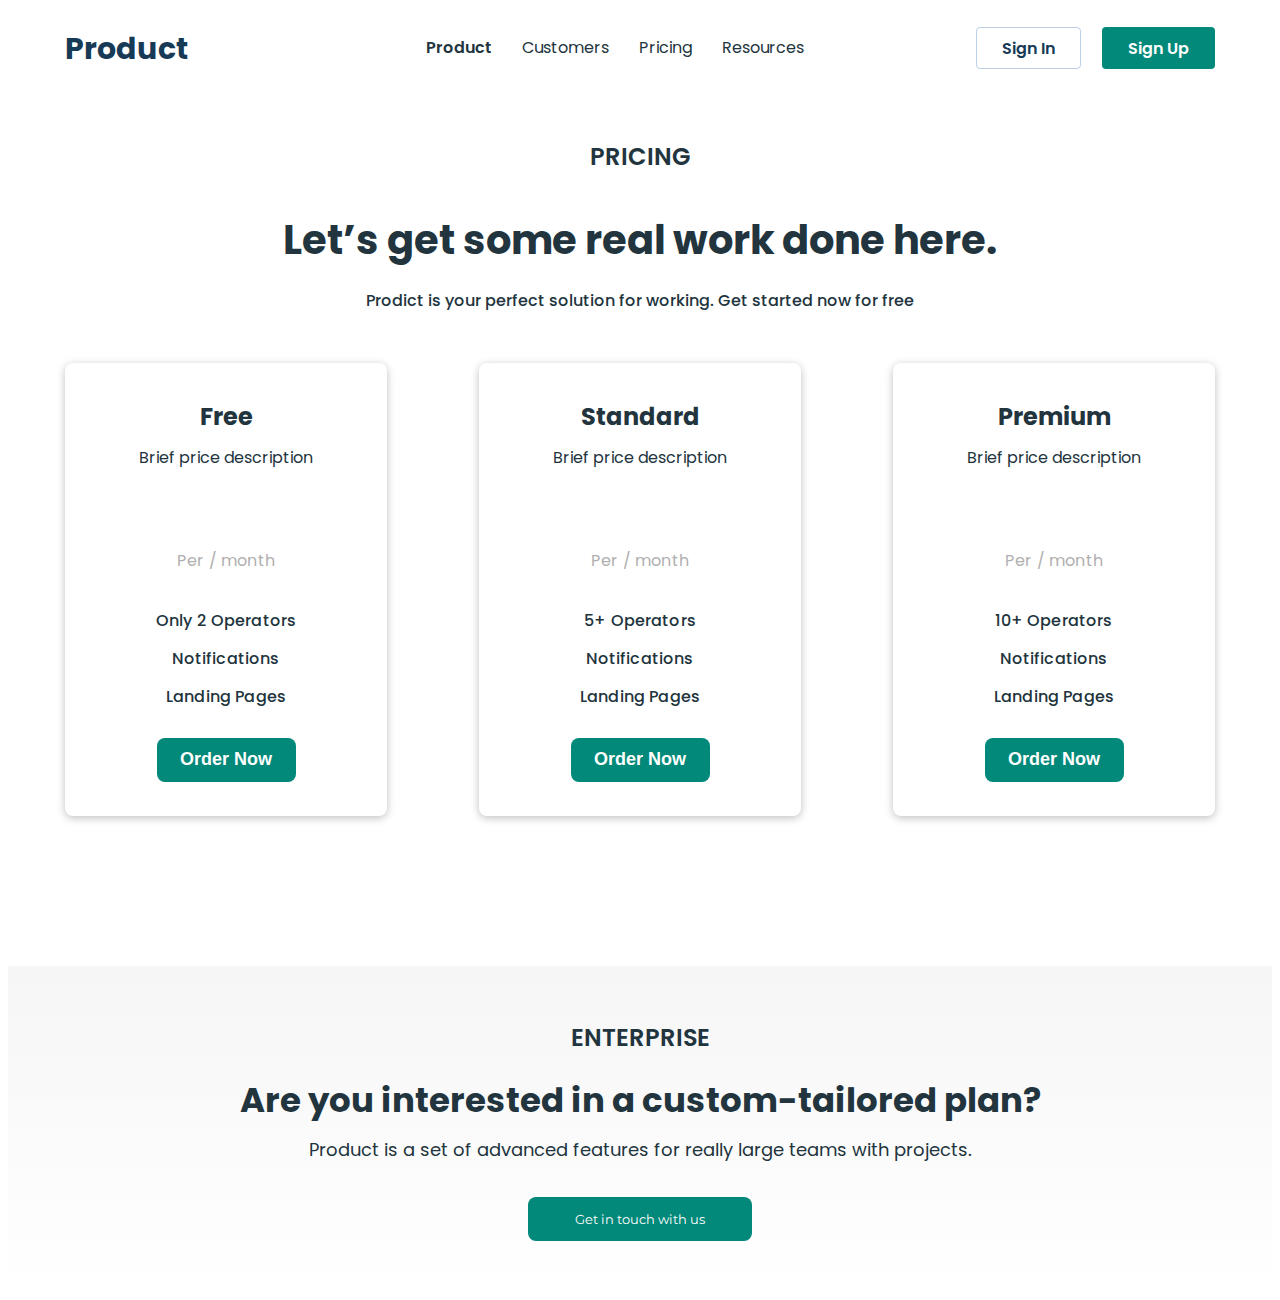
<file: pricing.html>
<!DOCTYPE html>
<html lang="en">
  <head>
    <meta charset="UTF-8" />
    <meta name="viewport" content="width=device-width, initial-scale=1.0" />
    <title>Businesso-promotion</title>
    <link rel="preconnect" href="https://fonts.googleapis.com" />
    <link rel="preconnect" href="https://fonts.gstatic.com" crossorigin />
    <link
      href="https://fonts.googleapis.com/css2?family=Montserrat:wght@400;500;600;700&family=Poppins:wght@400;500;600;700;800&display=swap"
      rel="stylesheet"
    />
    <link
      rel="stylesheet"
      href="https://cdnjs.cloudflare.com/ajax/libs/modern-normalize/3.0.1/modern-normalize.min.css"
      integrity="sha512-q6WgHqiHlKyOqslT/lgBgodhd03Wp4BEqKeW6nNtlOY4quzyG3VoQKFrieaCeSnuVseNKRGpGeDU3qPmabCANg=="
      crossorigin="anonymous"
      referrerpolicy="no-referrer"
    />
    <link rel="stylesheet" href="./css/style.css" />
  </head>
  <body>
    <header class="header">
      <div class="container header-container">
        <nav class="header-menu">
          <a class="header-logo" href="./index.html">Product</a>
          <ul class="header-menu-list">
            <li class="header-menu-item">
              <a class="header-menu-link current" href="">Product</a>
            </li>
            <li class="header-menu-item">
              <a class="header-menu-link" href="./costumers.html">Customers</a>
            </li>
            <li class="header-menu-item">
              <a class="header-menu-link" href="./pricing.html">Pricing</a>
            </li>
            <li class="header-menu-item">
              <a class="header-menu-link" href="">Resources</a>
            </li>
          </ul>
        </nav>
        <ul class="header-btn-list">
          <li>
            <button class="header-btn header-sign-in" type="submit">
              Sign In
            </button>
          </li>
          <li>
            <button class="header-btn header-sign-up" type="submit">
              Sign Up
            </button>
          </li>
        </ul>
      </div>
    </header>
    <main>
      <section class="hero-pricing">
        <div class="container">
          <h1 class="hero-pricing-title">PRICING</h1>
          <h2 class="hero-pricing-subtitle">
            Let’s get some real work done here.
          </h2>
          <p class="hero-pricing-text">
            Prodict is your perfect solution for working. Get started now for
            free
          </p>
          <ul class="price-card-list">
            <li class="price-card-item">
              <h3 class="price-card-title">Free</h3>
              <p class="price-card-text">Brief price description</p>
              <p class="price">Per / month</p>
              <ul class="includes-list">
                <li class="inkludes-item">
                  <p class="includes-text">Only 2 Operators</p>
                </li>
                <li class="inkludes-item">
                  <p class="includes-text">Notifications</p>
                </li>
                <li class="inkludes-item">
                  <p class="includes-text">Landing Pages</p>
                </li>
              </ul>
              <button class="price-btn" type="button">Order Now</button>
            </li>
            <li class="price-card-item">
              <h3 class="price-card-title">Standard</h3>
              <p class="price-card-text">Brief price description</p>
              <p class="price">Per / month</p>
              <ul class="includes-list">
                <li class="inkludes-item">
                  <p class="includes-text">5+ Operators</p>
                </li>
                <li class="inkludes-item">
                  <p class="includes-text">Notifications</p>
                </li>
                <li class="inkludes-item">
                  <p class="includes-text">Landing Pages</p>
                </li>
              </ul>
              <button class="price-btn" type="button">Order Now</button>
            </li>
            <li class="price-card-item">
              <h3 class="price-card-title">Premium</h3>
              <p class="price-card-text">Brief price description</p>
              <p class="price">Per / month</p>
              <ul class="includes-list">
                <li class="inkludes-item">
                  <p class="includes-text">10+ Operators</p>
                </li>
                <li class="inkludes-item">
                  <p class="includes-text">Notifications</p>
                </li>
                <li class="inkludes-item">
                  <p class="includes-text">Landing Pages</p>
                </li>
              </ul>
              <button class="price-btn" type="button">Order Now</button>
            </li>
          </ul>
        </div>
      </section>
      <section class="enterprise">
        <div class="container">
          <h2 class="eterprise-title">ENTERPRISE</h2>
          <h3 class="enterprise-subtitle">
            Are you interested in a custom-tailored plan?
          </h3>
          <p class="enterprise-text">
            Product is a set of advanced features for really large teams with
            projects.
          </p>
          <button class="enterprise-btn" type="button">
            Get in touch with us
          </button>
        </div>
      </section>
    </main>
  </body>
</html>
</file>
<file: css/style.css>
/*================= Cкидання стилів ======================== */
p,
h1,
h2,
h3,
h4,
h5,
h6 {
  margin: 0;
}

ul,
ol {
  list-style-type: none;
  padding: 0;
  margin: 0;
}

/*============= Глобальні стилі =================  */
body {
  font-family: "Poppins", sans-serif;
  font-size: 16px;
  color: #22343d;
  line-height: 1.6;
}

button {
  background-color: transparent;
  cursor: pointer;
}

a {
  text-decoration: none;
  color: inherit;
}

.container {
  max-width: 1150px;
  padding: 0 20px;
  margin: 0 auto;
}

/* ====================== Хедер ======================= */
.header {
}

.header-container {
  display: flex;
  align-items: center;
}

.header-menu {
  display: flex;
  align-items: center;
}

.header-logo {
  font-weight: 700;
  font-size: 30px;
  line-height: 0.9;
  color: #173a56;
  margin-right: 237px;
}

.header-menu-list {
  display: flex;
  gap: 30px;
  align-items: center;
}

.header-menu-item {
}

.header-menu-link {
  line-height: 1.75;
  padding-top: 26px;
  padding-bottom: 26px;
  display: block;
}

.current {
  font-weight: 600;
}

.header-btn-list {
  display: flex;
  margin-left: auto;
  gap: 21px;
}

.header-btn {
  font-weight: 600;
  text-align: center;
  color: #173a56;
  font-family: "Poppins", sans-serif;
  font-size: 16px;
}

.header-sign-in {
  min-width: 105px;
  height: 42px;
  border: 1px solid #bcd0e5;
  border-radius: 4px;
}

.header-sign-up {
  color: #fff;
  border-radius: 4px;
  min-width: 113px;
  height: 42px;
  border: none;
  background-color: #02897a;
}

/* ====================== Херо секція ======================= */
.hero {
  padding-top: 50px;
  padding-bottom: 50px;
}

.hero-container {
  display: flex;
  align-items: center;
  justify-content: space-between;
}

.hero-text-wrap {
  max-width: 465px;
}

.hero-title {
  font-weight: 700;
  font-size: 40px;
  line-height: 1.5;
  margin-bottom: 18px;
  /* font-family: "Poppins", sans-serif; */
}

.hero-text {
  font-size: 18px;
  line-height: 1.6;
  margin-bottom: 45px;
}

.hero-btn-list {
  display: flex;
  gap: 30px;
  align-items: center;
}

.hero-btn {
}

.hero-btn-start {
  min-width: 178px;
  height: 53px;
  color: #fff;
  background-color: #02897a;
  border: none;
  border-radius: 4px;
  font-weight: 700;
}

.hero-btn-watch {
  min-width: 164px;
  height: 23px;
  text-decoration: underline;
  color: #02897a;
  border: none;
  font-weight: 600;
}

/* ====================== Product ======================= */
.product {
  padding: 50px 0;
}

.product-title {
  font-weight: 700;
  font-size: 32px;
  text-align: center;
  color: #22343d;
  margin-bottom: 50px;
  width: 539px;
  margin-left: auto;
  margin-right: auto;
}

.product-list {
  display: flex;
  align-items: center;
  gap: 30px;
}

.product-item {
  width: calc((100% - 90px) / 4);
  margin-bottom: 50px;
}

.product-subtitle {
  font-weight: 600;
  font-size: 22px;
  margin-bottom: 13px;
}

.product-text {
  line-height: 1.625;
}

.product-btn {
  min-width: 175px;
  height: 53px;
  border: none;
  border-radius: 4px;
  color: #fff;
  font-weight: 700;
  font-size: 16px;
  background-color: #02897a;
  margin: 0 auto;
  display: block;
}

/* ====================== Managment ======================= */

.managment {
  padding-top: 50px;
  padding-bottom: 50px;
}

.managmant-title {
  font-weight: 700;
  font-size: 32px;
  width: 224px;
  margin-bottom: 25px;
}

.validation {
  font-weight: 600;
  font-size: 16px;
  width: 189px;
  margin-bottom: 8px;
  line-height: 1.625;
}

.managment-myspace {
  width: 442px;
  margin-bottom: 30px;
}

.managment-list {
  display: flex;
  flex-direction: column;
  gap: 25px;
}

.managment-item {
}

.managment-text {
  line-height: 1.625;
}

.managment-subtitle {
  margin-bottom: 12px;
}

.managment-container {
  display: flex;
  column-gap: 84px;
}

/* ====================== Support ======================= */
.support {
  padding-top: 50px;
  padding-bottom: 50px;
}

.support-container {
  display: flex;
  column-gap: 84px;
}
.support-title {
  font-weight: 700;
  font-size: 32px;
  width: 303.56px;
  margin-bottom: 25px;
}

.support-accent {
  font-weight: 600;
  font-size: 16px;
  width: 215.4px;
  margin-bottom: 8px;
}

.support-myspace {
  line-height: 1.625;
  margin-bottom: 30px;
  width: 437px;
}

.support-list {
  display: flex;
  flex-direction: column;
  row-gap: 25px;
}

.support-item {
  /* width: calc((100% - 50px) / 2); */
}

.support-text {
  line-height: 1.625;
}

.support-text-wrap {
  display: flex;
  flex-direction: column;
}

/* ====================== Collaboration ======================= */
.collaboration {
  padding-top: 50px;
  padding-bottom: 75px;
}

.collaboration-container {
  display: flex;
  column-gap: 84px;
}

.collaboration-text-wrap {
  display: flex;
  flex-direction: column;
}

.cllaboration-title {
  font-weight: 700;
  font-size: 32px;
  width: 226px;
  margin-bottom: 25px;
}

.collobotaion-accent {
  font-weight: 600;
  font-size: 16px;
  width: 133px;
  margin-bottom: 8px;
}

.collaboration-behavior {
  line-height: 1.625;
  margin-bottom: 30px;
  width: 461px;
}

.collaboration-list {
  display: flex;
  flex-direction: column;
  gap: 25px;
}

.collaboration-item {
}

.collaboration-subtitle {
  font-weight: 600;
  font-size: 16px;
  line-height: 1.625;
  margin-bottom: 12px;
}

.collaboration-text {
  font-size: 16px;
  line-height: 1.625;
}

/* ====================== Quick & Easy ======================= */
.quick-easy {
  padding-top: 75px;
  padding-bottom: 50px;
}

.quick-easy-container {
  max-width: 956px;
  padding: 0 20px;
}

.quick-easy-title {
  font-weight: 700;
  font-size: 32px;
  text-align: center;
  margin-bottom: 25px;
}

.quck-easy-text {
  font-weight: 500;
  font-size: 16px;
  line-height: 1.625;
  text-align: center;
  max-width: 542px;
  margin: 0 auto;
  margin-bottom: 40px;
}

.expert-list {
  display: flex;
  align-items: center;
  justify-content: space-between;
  flex-wrap: wrap;
  gap: 25px;
}

.expert-item {
  display: flex;
  align-items: center;
  gap: 39px;
}

.reverse {
  flex-direction: row-reverse;
}

.expert-text {
  align-items: center;
}

.expert-btn {
  margin: 0 auto;
  min-width: 216px;
  height: 53px;
  background-color: #02897a;
  color: #fff;
  font-weight: 700;
  font-size: 16px;
  border: none;
  border-radius: 4px;
  margin-top: 50px;
  display: block;
}

/* ====================== Contents Strategies ======================= */
.strategies {
  padding-top: 50px;
  padding-bottom: 85px;
}

.strategies-title {
  font-weight: 700;
  font-size: 34px;
  margin-bottom: 10px;
}

.strategies-text {
  font-weight: 500;
  font-size: 16px;
  line-height: 1.625;
  margin-right: auto;
  max-width: 434px;
  margin-bottom: 40px;
}

.strategies-list {
  display: flex;
  gap: 30px;
}

.stategies-item {
  width: calc((100% - 60px) / 3);
  border: 1px solid #dedede;
  border-radius: 8px;
}

.stategies-link {
}

.strategies-link-text {
  margin-bottom: 12px;
  font-weight: 400;
  font-size: 16px;
  line-height: 1.75;
}

.strategies-text-wrap {
  padding: 24px 27px 40px 27px;
}

.stategies-link-title {
  font-weight: 700;
  font-size: 24px;
  line-height: 1.7;
  max-width: 296px;
}

.stategies-link-title:hover {
  color: #02897a;
}

/* ====================== Price Table ======================= */
.price-table {
  padding-top: 85px;
  padding-bottom: 50px;
}

.price-title {
  font-weight: 700;
  font-size: 34px;
  margin-bottom: 10px;
  text-align: center;
}

.price-text {
  font-weight: 500;
  font-size: 16px;
  margin-bottom: 40px;
  text-align: center;
}

.price-card-list {
  display: flex;
  align-items: center;
  justify-content: space-between;
  gap: 72px;
}
.price-card-item {
  align-items: center;
  justify-content: center;
  padding-top: 34px;
  padding-bottom: 34px;
  width: 322px;
  box-shadow: 0 2px 8px 0 rgba(0, 0, 0, 0.25);
  border-radius: 8px;
}

.price-card-title {
  font-weight: 700;
  font-size: 24px;
  line-height: 1.7;
  text-align: center;
}

.price-card-text {
  font-weight: 400;
  font-size: 16px;
  line-height: 2.5;
  margin-bottom: 73px;
  text-align: center;
}

.price {
  font-weight: 400;
  font-size: 16px;
  line-height: 1.2;
  letter-spacing: 0.01em;
  color: #afafaf;
  text-align: center;
  margin-bottom: 40px;
}

.includes-list {
  display: flex;
  flex-direction: column;
  align-items: center;
  gap: 16px;
}

.inkludes-item {
}

.includes-text {
  font-weight: 500;
  font-size: 16px;
  line-height: 1.375;
  letter-spacing: 0.01em;
}

.price-btn {
  display: block;
  border-radius: 8px;
  width: 139px;
  height: 44px;
  margin: 0 auto;
  margin-top: 30px;
  border: none;
  background-color: #02897a;
  color: #fff;
  font-weight: 600;
  font-size: 18px;
}

/* ====================== Reviews ======================= */
.reviews {
  padding-top: 50px;
  padding-bottom: 50px;
}

.reviews-title {
  font-weight: 700;
  font-size: 32px;
  line-height: 1.8;
  letter-spacing: 0.01em;
  text-align: center;
  margin-bottom: 10px;
}

.reviews-text {
  font-weight: 500;
  font-size: 16px;
  line-height: 1.75;
  letter-spacing: 0.01em;
  text-align: center;
  width: 537px;
  margin: 0 auto;
  margin-bottom: 40px;
}
.reviews-list {
  display: flex;
  gap: 64px;
  row-gap: 16px;
}

.reviews-item {
  display: flex;
  flex-wrap: wrap;
  gap: 16px;
  width: 327px;
  padding: 30px 35px;
  border: 1px solid #dedede;
  border-radius: 5px;
}

.desgner-container {
  width: 119px;
}

.designer-text {
  font-weight: 400;
  font-size: 16px;
  line-height: 1.75;
  letter-spacing: 0.01em;
  color: #737373;
  width: 275px;
}

.designer {
  font-weight: 500;
  font-size: 14px;
  line-height: 1.7;
  letter-spacing: 0.01em;
  color: #252b42;
}

.accent {
  font-weight: 600;
  font-size: 16px;
  line-height: 1.5;
  letter-spacing: 0.01em;
  color: #02897a;
}

/* ====================== Get This ======================= */
.get {
  padding-top: 50px;
  padding-bottom: 50px;
}

.get-container {
  max-width: 1008px;
  padding: 0 20px;
  display: flex;
  /* align-items: center; */
  justify-content: space-between;
  background-color: #02897a;
  border-radius: 32px;
}

.get-wrrap-container {
}

.get-title {
  font-weight: 600;
  font-size: 32px;
  line-height: 1.514;
  color: #fff;
  margin: 0 auto;
  margin-top: 49px;
  margin-bottom: 49px;
  padding-left: 49px;
  max-width: 510px;
}

.get-btn {
  border-radius: 8px;
  width: 150px;
  height: 50px;
  background-color: #fff;
  color: #02897a;
  border: none;
  margin-left: 51px;
}

.get-image-container {
}

/* ====================== Footer ======================= */
.page-footer {
  padding-top: 50px;
}

.footer-text-wrapp {
  display: flex;
  justify-content: space-evenly;
  gap: 146px;
}

.footer-logo {
  font-weight: 700;
  font-size: 30px;
  line-height: 0.93333;
  color: #173a56;
}

.footer-list {
  display: flex;
  align-items: flex-start;
  justify-content: space-between;
  gap: 129px;
}

.footer-item {
}

.footer-nav-list {
}

.footer-nav-item {
}

.footer-nav-link-strong {
  font-weight: 500;
  font-size: 20px;
  line-height: 1.5;
  margin-bottom: 8px;
}

.footer-nav-link {
  font-weight: 400;
  font-size: 16px;
  line-height: 2.1875;
  color: #22343d;
}

.footer-nav-text {
  font-weight: 500;
  font-size: 20px;
  line-height: 1.5;
  width: 280px;
}

.privace-polis {
  font-weight: 400;
  font-size: 16px;
  line-height: 1.875;
  text-align: center;
  margin-top: 37px;
}

.footer-nav-buton {
  font-weight: 700;
  font-size: 16px;
  text-align: center;
  color: #fff;
  width: 131px;
  height: 39px;
  background-color: #02897a;
  display: block;
  border: none;
  margin-top: 103px;
}

/* ============================================ Costumers Page ============================================================ */
.clients {
  padding-top: 100px;
  padding-bottom: 171px;
}

.clients-container {
  max-width: 890px;
  margin: 0 auto;
  padding: 0 20px;
}

.clients-title {
  font-weight: 700;
  font-size: 40px;
  margin: 0 auto;
  text-align: center;
  margin-bottom: 50px;
}

.clients-list {
  display: flex;
  gap: 64px;
}

.clients-item {
  /* width: calc((100% - 192px) / 4);  */
}

.clients-link {
}

/* ============================================  Choose Product ============================================================ */
.choose {
  background-color: #f5f5f5;
  padding-top: 24px;
  padding-bottom: 68px;
}

.choose-title {
  font-weight: 700;
  font-size: 34px;
  text-align: center;
  margin-bottom: 50px;
}

.choose-list {
  display: flex;
  gap: 30px;
}

.choose-item {
  border: 1px solid #dedede;
  border-radius: 10px;
  padding: 0 37px;
  /* width: 350px; */
  width: calc((100% - 60px) / 3);
}

.choose-subtitle {
  font-weight: 700;
  font-size: 24px;
  line-height: 1.4;
  letter-spacing: 0em;
  text-align: center;
  margin: 0 auto;
  margin-bottom: 16px;
  /* padding-top: 114px; */
}

.choose-text {
  font-weight: 400;
  font-size: 16px;
  line-height: 1.7;
  letter-spacing: 0.01em;
  text-align: center;
  max-width: 275px;
  padding-bottom: 34px;
}

/* ============================================  How Product Work? ============================================================ */

.work {
  padding-top: 100px;
  padding-bottom: 115px;
}

.work-container {
  max-width: 1067px;
  margin: 0 auto;
  padding: 0 20px;
}

.work-title {
  font-weight: 700;
  font-size: 34px;
  text-align: center;
  margin-bottom: 73px;
}

.work-list {
  display: flex;
  flex-direction: row;
  flex-wrap: wrap;
  row-gap: 100px;
  /* column-gap: 89px; */
}

.work-item {
  display: flex;
  /* gap: 89px; */
  column-gap: 89px;
}

.work-subtitle {
  font-weight: 600;
  font-size: 24px;
  margin-bottom: 16px;
}

.steps {
  font-weight: 500;
  font-size: 20px;
  margin-bottom: 16px;
}

.work-text-wrapp {
}

.work-text {
  font-weight: 400;
  font-size: 16px;
  line-height: 1.75;
  width: 438px;
}

.work-btn {
  border-radius: 8px;
  width: 224px;
  height: 44px;
  background-color: #02897a;
  color: #fff;
  font-weight: 600;
  font-size: 18px;
  font-family: "Montserrat", sans-serif;
  border: none;
  display: block;
  margin: 0 auto;
  margin-top: 78px;
}

/* ============================================  Join ============================================================ */
.join {
  background: linear-gradient(180deg, #f5f5f5 0%, rgba(245, 245, 245, 0) 100%);
  padding-top: 35px;
  padding-bottom: 45px;
}

.join-container {
  max-width: 763px;
  margin: 0 auto;
  padding: 0 20px;
}

.join-title {
  font-weight: 700;
  font-size: 32px;
  text-align: center;
  max-width: 537px;
  margin: 0 auto;
  /* margin-bottom: 270px; */
}

.group-list {
  display: flex;
  align-items: center;
  justify-content: center;
  gap: 227px;
}

.join-list {
  display: flex;
  flex-direction: column;
  align-items: center;
}

.join-strong-text {
  margin-top: 12px;
  font-weight: 500;
  font-size: 16px;
  line-height: 1.75;
  color: #000;
  width: 248px;
}

.join-item {
}

.join-subtitle {
  margin-bottom: 16px;
  font-weight: 500;
  font-size: 24px;
  line-height: 1.16667;
  color: #000;
}

.join-text {
  font-weight: 400;
  font-size: 18px;
  line-height: 1.77778;
  text-align: center;
}

/* ============================================  Hero PRICING ============================================================ */

.hero-pricing {
  padding-top: 50px;
  padding-bottom: 150px;
}

.hero-pricing-title {
  font-weight: 600;
  font-size: 24px;
  text-align: center;
  margin-bottom: 32px;
}

.hero-pricing-subtitle {
  font-weight: 700;
  font-size: 40px;
  text-align: center;
  margin-bottom: 16px;
}

.hero-pricing-text {
  font-weight: 500;
  font-size: 16px;
  text-align: center;
  margin-bottom: 49px;
}

/* ============================================ ENTERPRISE ============================================================ */
.enterprise {
  padding-top: 53px;
  padding-bottom: 51px;
  background: linear-gradient(180deg, #f6f6f6 0%, rgba(246, 246, 246, 0) 100%);
}

.eterprise-title {
  font-weight: 600;
  font-size: 24px;
  text-align: center;
  margin-bottom: 16px;
}

.enterprise-subtitle {
  font-weight: 700;
  font-size: 34px;
  text-align: center;
  margin-bottom: 8px;
}

.enterprise-text {
  font-weight: 400;
  font-size: 18px;
  margin-bottom: 32px;
  text-align: center;
}

.enterprise-btn {
  display: block;
  font-family: "Montserrat", sans-serif;
  border-radius: 8px;
  width: 224px;
  height: 44px;
  background-color: #02897a;
  border: none;
  color: #fff;
  margin: 0 auto;
}
</file>
